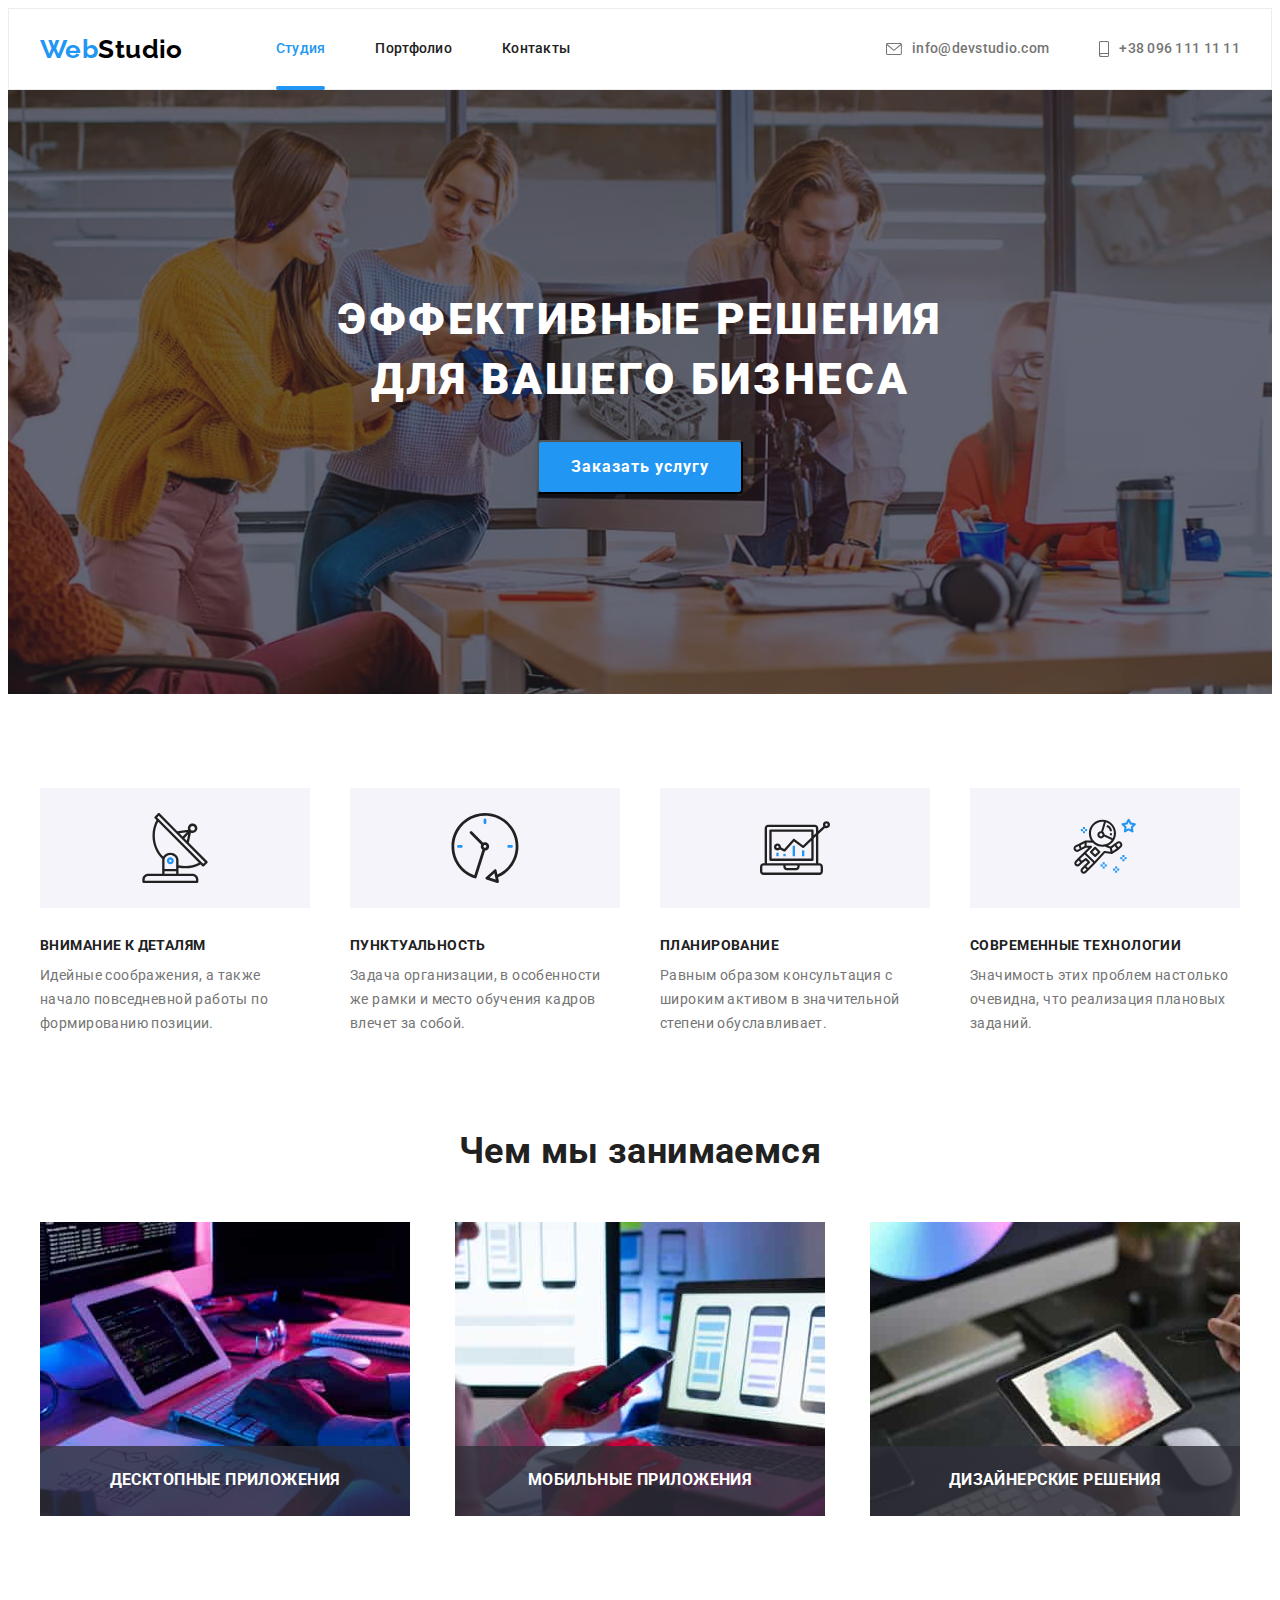
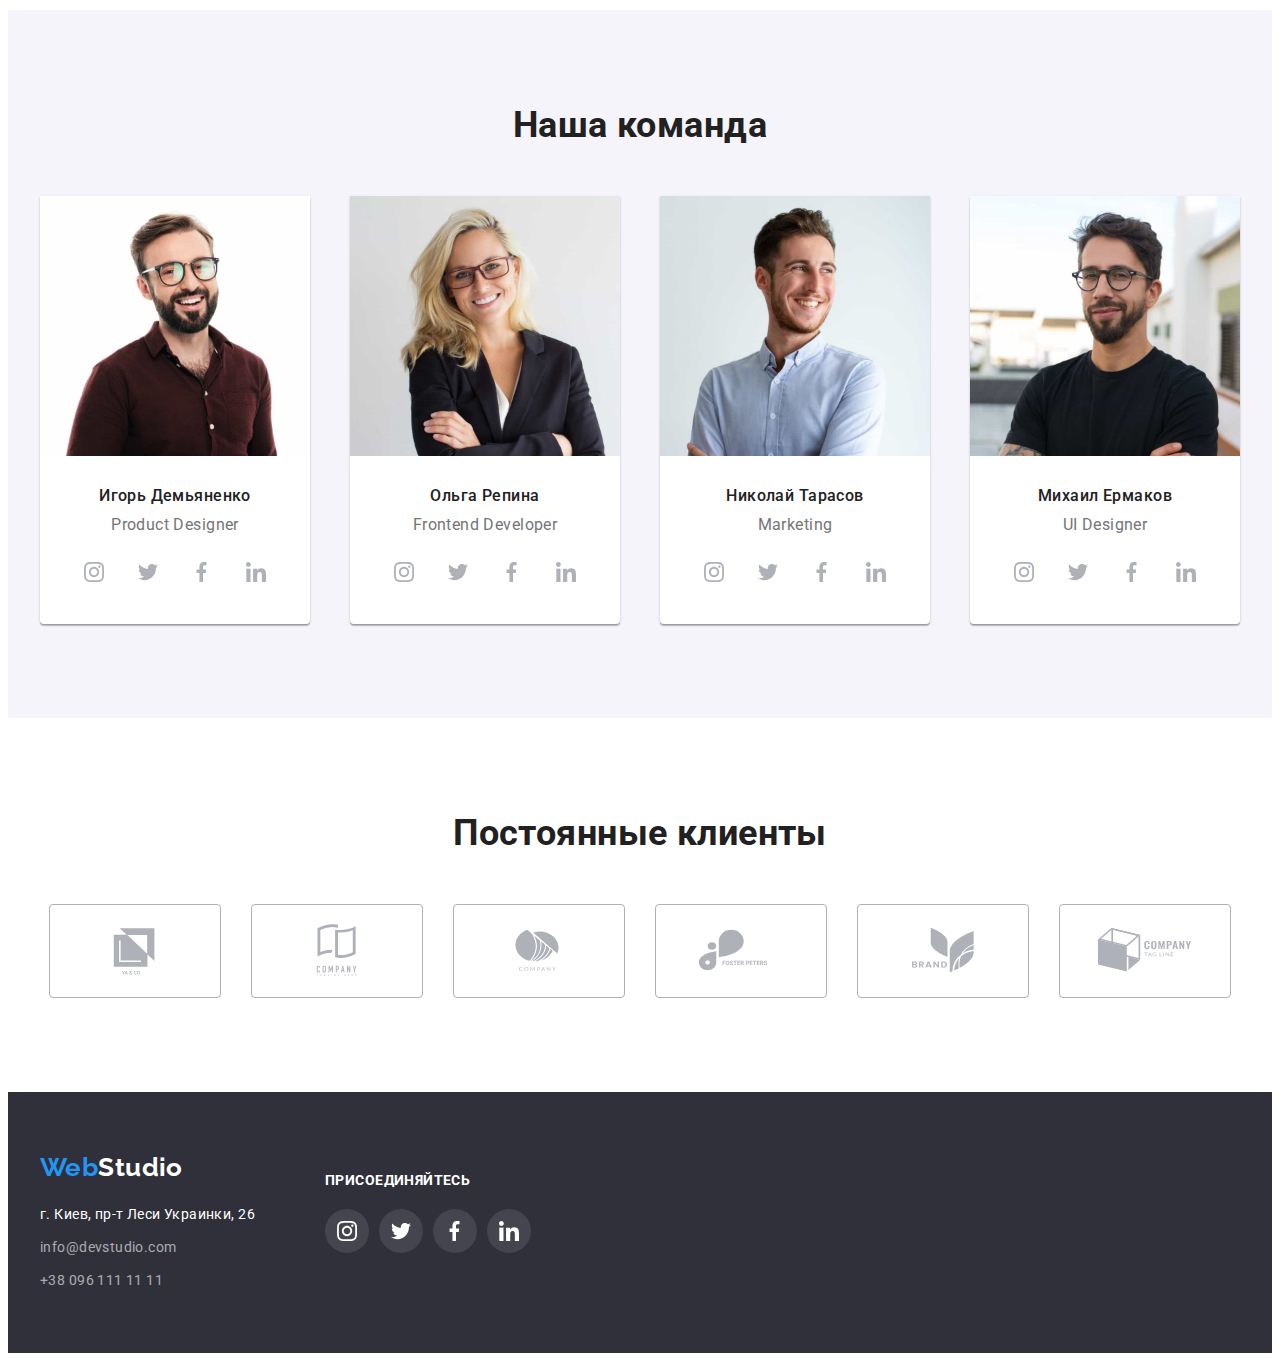
<file: index.html>
<!DOCTYPE html>
<html lang="ru">
  <head>
    <meta charset="UTF-8" />
    <meta http-equiv="X-UA-Compatible" content="IE=edge" />
    <meta name="viewport" content="width=device-width, initial-scale=1.0" />
    <title>WebStudio</title>
    <link
      href="https://fonts.googleapis.com/css2?family=Raleway:wght@700&family=Roboto:wght@400;500;700;900&display=swap"
      rel="stylesheet"
    />
    <link
      rel="stylesheet"
      href="https://cdnjs.cloudflare.com/ajax/libs/modern-normalize/1.1.0/modern-normalize.min.css"
      integrity="sha512-wpPYUAdjBVSE4KJnH1VR1HeZfpl1ub8YT/NKx4PuQ5NmX2tKuGu6U/JRp5y+Y8XG2tV+wKQpNHVUX03MfMFn9Q=="
      crossorigin="anonymous"
      referrerpolicy="no-referrer"
    />
    <link rel="stylesheet" href="./css/styles.css" />
  </head>
  <body>
    <!--Page header-->
    <header class="page-header">
      <!--LOGO-->
      <div class="container header-container">
        <nav class="header-container">
          <a href="./index.html" class="logo"
            ><span class="accent">Web</span>Studio</a
          >
          <!--Main navigation-->
          <ul class="site-nav list">
            <li class="site-nav-item">
              <a href="./index.html" class="link current">Студия</a>
            </li>
            <li class="site-nav-item">
              <a href="./portfolio.html" class="link">Портфолио</a>
            </li>
            <li class="site-nav-item"><a href="" class="link">Контакты</a></li>
          </ul>
        </nav>
        <ul class="contact list">
          <li class="contact-item">
            <a href="mailto:info@devstudio.com" class="header-contact link">
              <svg class="contact-icon" width="16px" height="12px">
                <use href="./images/icons.svg#envelope"></use>
              </svg>
              info@devstudio.com</a
            >
          </li>
          <li class="contact-item">
            <a href="tel:+380961111111" class="header-contact link">
              <svg class="contact-icon" width="10px" height="16px">
                <use href="./images/icons.svg#smartphone"></use>
              </svg>
              +38 096 111 11 11</a
            >
          </li>
        </ul>
      </div>
    </header>
    <!--Page content-->
    <main>
      <!--Service-->
      <section class="hero">
        <h1 class="hero-title">Эффективные решения для вашего бизнеса</h1>
        <button type="button" class="button" data-modal-open>
          Заказать услугу
        </button>
      </section>
      <!--Our skills-->
      <h2 class="visually-hidden">Наши преимущества</h2>
      <section class="about section">
        <div class="icon container">
          <div class="icon-list">
            <svg class="about-icon" width="70px" height="70px">
              <use href="./images/icons.svg#antenna"></use>
            </svg>
          </div>
          <div class="icon-list">
            <svg class="about-icon" width="70px" height="70px">
              <use href="./images/icons.svg#clock"></use>
            </svg>
          </div>
          <div class="icon-list">
            <svg class="about-icon" width="70px" height="70px">
              <use href="./images/icons.svg#diagram"></use>
            </svg>
          </div>
          <div class="icon-list">
            <svg class="about-icon" width="70px" height="70px">
              <use href="./images/icons.svg#astronaut"></use>
            </svg>
          </div>
        </div>
        <div class="container">
          <ul class="about-list list">
            <li class="about-list-item">
              <h3 class="about-title">Внимание к деталям</h3>
              <p class="about-text">
                Идейные соображения, а также начало повседневной работы по
                формированию позиции.
              </p>
            </li>
            <li class="about-list-item">
              <h3 class="about-title">Пунктуальность</h3>
              <p class="about-text">
                Задача организации, в особенности же рамки и место обучения
                кадров влечет за собой.
              </p>
            </li>
            <li class="about-list-item">
              <h3 class="about-title">Планирование</h3>
              <p class="about-text">
                Равным образом консультация с широким активом в значительной
                степени обуславливает.
              </p>
            </li>
            <li class="about-list-item">
              <h3 class="about-title">Современные технологии</h3>
              <p class="about-text">
                Значимость этих проблем настолько очевидна, что реализация
                плановых заданий.
              </p>
            </li>
          </ul>
        </div>
      </section>
      <!--What are we doing-->
      <section class="job">
        <div class="container">
          <h2 class="section-title job">Чем мы занимаемся</h2>
          <ul class="job-list list">
            <li class="job-list-item">
              <div class="job-list-img">
                <img
                  src="./images/box1.jpg"
                  alt="Верстка сайта"
                  width="370"
                  class="img"
                />
                <h3 class="job-list-description">Десктопные приложения</h3>
              </div>
            </li>
            <li class="job-list-item">
              <div class="job-list-img">
                <img
                  src="./images/box2.jpg"
                  alt="Адаптация мобильной версии"
                  width="370"
                  class="img"
                />
                <h3 class="job-list-description">Мобильные приложения</h3>
              </div>
            </li>
            <li class="job-list-item">
              <div class="job-list-img">
                <img
                  src="./images/box3.jpg"
                  alt="Выбор палитры цветов"
                  width="370"
                  class="img"
                />
                <h3 class="job-list-description">Дизайнерские решения</h3>
              </div>
            </li>
          </ul>
        </div>
      </section>
      <!--Our team-->
      <section class="team section">
        <div class="container">
          <h2 class="section-title team">Наша команда</h2>
          <ul class="team-list list">
            <li class="team-list-item">
              <img
                src="./images/img1.jpg"
                alt="фотография продакт дизайнера"
                width="270"
                class="img"
              />
              <h3 class="team-subtitle">Игорь Демьяненко</h3>
              <p lang="en" class="team-description">Product Designer</p>
              <ul class="social-list list">
                <li class="social-item">
                  <a href="" class="social-link link">
                    <svg class="social-icon" width="20px" height="20px">
                      <use href="./images/icons.svg#instagram"></use>
                    </svg>
                  </a>
                </li>
                <li class="social-item">
                  <a href="" class="social-link link">
                    <svg class="social-icon" width="20px" height="20px">
                      <use href="./images/icons.svg#twitter"></use>
                    </svg>
                  </a>
                </li>
                <li class="social-item">
                  <a href="" class="social-link link">
                    <svg class="social-icon" width="20px" height="20px">
                      <use href="./images/icons.svg#Vector"></use>
                    </svg>
                  </a>
                </li>
                <li class="social-item">
                  <a href="" class="social-link link">
                    <svg class="social-icon" width="20px" height="20px">
                      <use href="./images/icons.svg#linkedin"></use>
                    </svg>
                  </a>
                </li>
              </ul>
            </li>
            <li class="team-list-item">
              <img
                src="./images/img2.jpg"
                alt="фотография фронтэнд разработчика"
                width="270"
                class="img"
              />
              <h3 class="team-subtitle">Ольга Репина</h3>
              <p lang="en" class="team-description">Frontend Developer</p>
              <ul class="social-list list">
                <li class="social-item">
                  <a href="" class="social-link link">
                    <svg class="social-icon" width="20px" height="20px">
                      <use href="./images/icons.svg#instagram"></use>
                    </svg>
                  </a>
                </li>
                <li class="social-item">
                  <a href="" class="social-link link">
                    <svg class="social-icon" width="20px" height="20px">
                      <use href="./images/icons.svg#twitter"></use>
                    </svg>
                  </a>
                </li>
                <li class="social-item">
                  <a href="" class="social-link link">
                    <svg class="social-icon" width="20px" height="20px">
                      <use href="./images/icons.svg#Vector"></use>
                    </svg>
                  </a>
                </li>
                <li class="social-item">
                  <a href="" class="social-link link">
                    <svg class="social-icon" width="20px" height="20px">
                      <use href="./images/icons.svg#linkedin"></use>
                    </svg>
                  </a>
                </li>
              </ul>
            </li>
            <li class="team-list-item">
              <img
                src="./images/img3.jpg"
                alt="фотография маркетолога"
                width="270"
                class="img"
              />
              <h3 class="team-subtitle">Николай Тарасов</h3>
              <p lang="en" class="team-description">Marketing</p>
              <ul class="social-list list">
                <li class="social-item">
                  <a href="" class="social-link link">
                    <svg class="social-icon" width="20px" height="20px">
                      <use href="./images/icons.svg#instagram"></use>
                    </svg>
                  </a>
                </li>
                <li class="social-item">
                  <a href="" class="social-link link">
                    <svg class="social-icon" width="20px" height="20px">
                      <use href="./images/icons.svg#twitter"></use>
                    </svg>
                  </a>
                </li>
                <li class="social-item">
                  <a href="" class="social-link link">
                    <svg class="social-icon" width="20px" height="20px">
                      <use href="./images/icons.svg#Vector"></use>
                    </svg>
                  </a>
                </li>
                <li class="social-item">
                  <a href="" class="social-link link">
                    <svg class="social-icon" width="20px" height="20px">
                      <use href="./images/icons.svg#linkedin"></use>
                    </svg>
                  </a>
                </li>
              </ul>
            </li>
            <li class="team-list-item">
              <img
                src="./images/img4.jpg"
                alt="фотография дизайнера пользовательского интерфейса"
                width="270"
                class="img"
              />
              <h3 class="team-subtitle">Михаил Ермаков</h3>
              <p lang="en" class="team-description">UI Designer</p>
              <ul class="social-list list">
                <li class="social-item">
                  <a href="" class="social-link link">
                    <svg class="social-icon" width="20px" height="20px">
                      <use href="./images/icons.svg#instagram"></use>
                    </svg>
                  </a>
                </li>
                <li class="social-item">
                  <a href="" class="social-link link">
                    <svg class="social-icon" width="20px" height="20px">
                      <use href="./images/icons.svg#twitter"></use>
                    </svg>
                  </a>
                </li>
                <li class="social-item">
                  <a href="" class="social-link link">
                    <svg class="social-icon" width="20px" height="20px">
                      <use href="./images/icons.svg#Vector"></use>
                    </svg>
                  </a>
                </li>
                <li class="social-item">
                  <a href="" class="social-link link">
                    <svg class="social-icon" width="20px" height="20px">
                      <use href="./images/icons.svg#linkedin"></use>
                    </svg>
                  </a>
                </li>
              </ul>
            </li>
          </ul>
        </div>
      </section>
      <section class="clients section">
        <h2 class="clients-title">Постоянные клиенты</h2>
        <ul class="clients-list list">
          <li class="clients-item">
            <a href="" class="clients-link link">
              <svg class="clients-icon" width="106px" height="60px">
                <use href="./images/icons.svg#Logo"></use>
              </svg>
            </a>
          </li>
          <li class="clients-item">
            <a href="" class="clients-link link">
              <svg class="clients-icon" width="106px" height="60px">
                <use href="./images/icons.svg#Logo-1"></use>
              </svg>
            </a>
          </li>
          <li class="clients-item">
            <a href="" class="clients-link link">
              <svg class="clients-icon" width="106px" height="60px">
                <use href="./images/icons.svg#Logo-2"></use>
              </svg>
            </a>
          </li>
          <li class="clients-item">
            <a href="" class="clients-link link">
              <svg class="clients-icon" width="106px" height="60px">
                <use href="./images/icons.svg#Logo-3"></use>
              </svg>
            </a>
          </li>
          <li class="clients-item">
            <a href="" class="clients-link link">
              <svg class="clients-icon" width="106px" height="60px">
                <use href="./images/icons.svg#Logo-4"></use>
              </svg>
            </a>
          </li>
          <li class="clients-item">
            <a href="" class="clients-link link">
              <svg class="clients-icon" width="106px" height="60px">
                <use href="./images/icons.svg#Logo-5"></use>
              </svg>
            </a>
          </li>
        </ul>
      </section>
    </main>
    <!-- Footer -->
    <footer class="footer">
      <!-- <div class="footer-container container"> -->
      <div class="footer-container container">
        <div>
          <a href="./index.html" class="logo footer">
            <span class="accent">Web</span>Studio</a
          >
          <address>
            <ul class="address-list list">
              <li class="address-item">
                <a href="" class="address"> г. Киев, пр-т Леси Украинки, 26</a>
              </li>
              <li class="address-item">
                <a href="mailto:info@devstudio.com" class="footer-contact link"
                  >info@devstudio.com</a
                >
              </li>
              <li class="address-item">
                <a href="tel:+380961111111" class="footer-contact link"
                  >+38 096 111 11 11</a
                >
              </li>
            </ul>
          </address>
        </div>
        <div class="join">
          <h2 class="join-title">присоединяйтесь</h2>
          <ul class="join-list list">
            <li class="join-item">
              <a href="" class="join-link link">
                <svg class="join-icon" width="20px" height="20px">
                  <use href="./images/icons.svg#instagram"></use>
                </svg>
              </a>
            </li>
            <li class="join-item">
              <a href="" class="join-link link">
                <svg class="join-icon" width="20px" height="20px">
                  <use href="./images/icons.svg#twitter"></use>
                </svg>
              </a>
            </li>
            <li class="join-item">
              <a href="" class="join-link link">
                <svg class="join-icon" width="20px" height="20px">
                  <use href="./images/icons.svg#Vector"></use>
                </svg>
              </a>
            </li>
            <li class="join-item">
              <a href="" class="join-link link">
                <svg class="join-icon" width="20px" height="20px">
                  <use href="./images/icons.svg#linkedin"></use>
                </svg>
              </a>
            </li>
          </ul>
        </div>
      </div>
    </footer>
    <div class="backdrop is-hidden" data-modal>
      <div class="modal">
        <button type="button" class="modal-close-btn" data-modal-close>
          <svg class="close-icon" width="18px" height="18px">
            <use href="./images/icons.svg#icon-close"></use>
          </svg>
        </button>
      </div>
    </div>
    <script src="./js/modal.js"></script>
  </body>
</html>
</file>
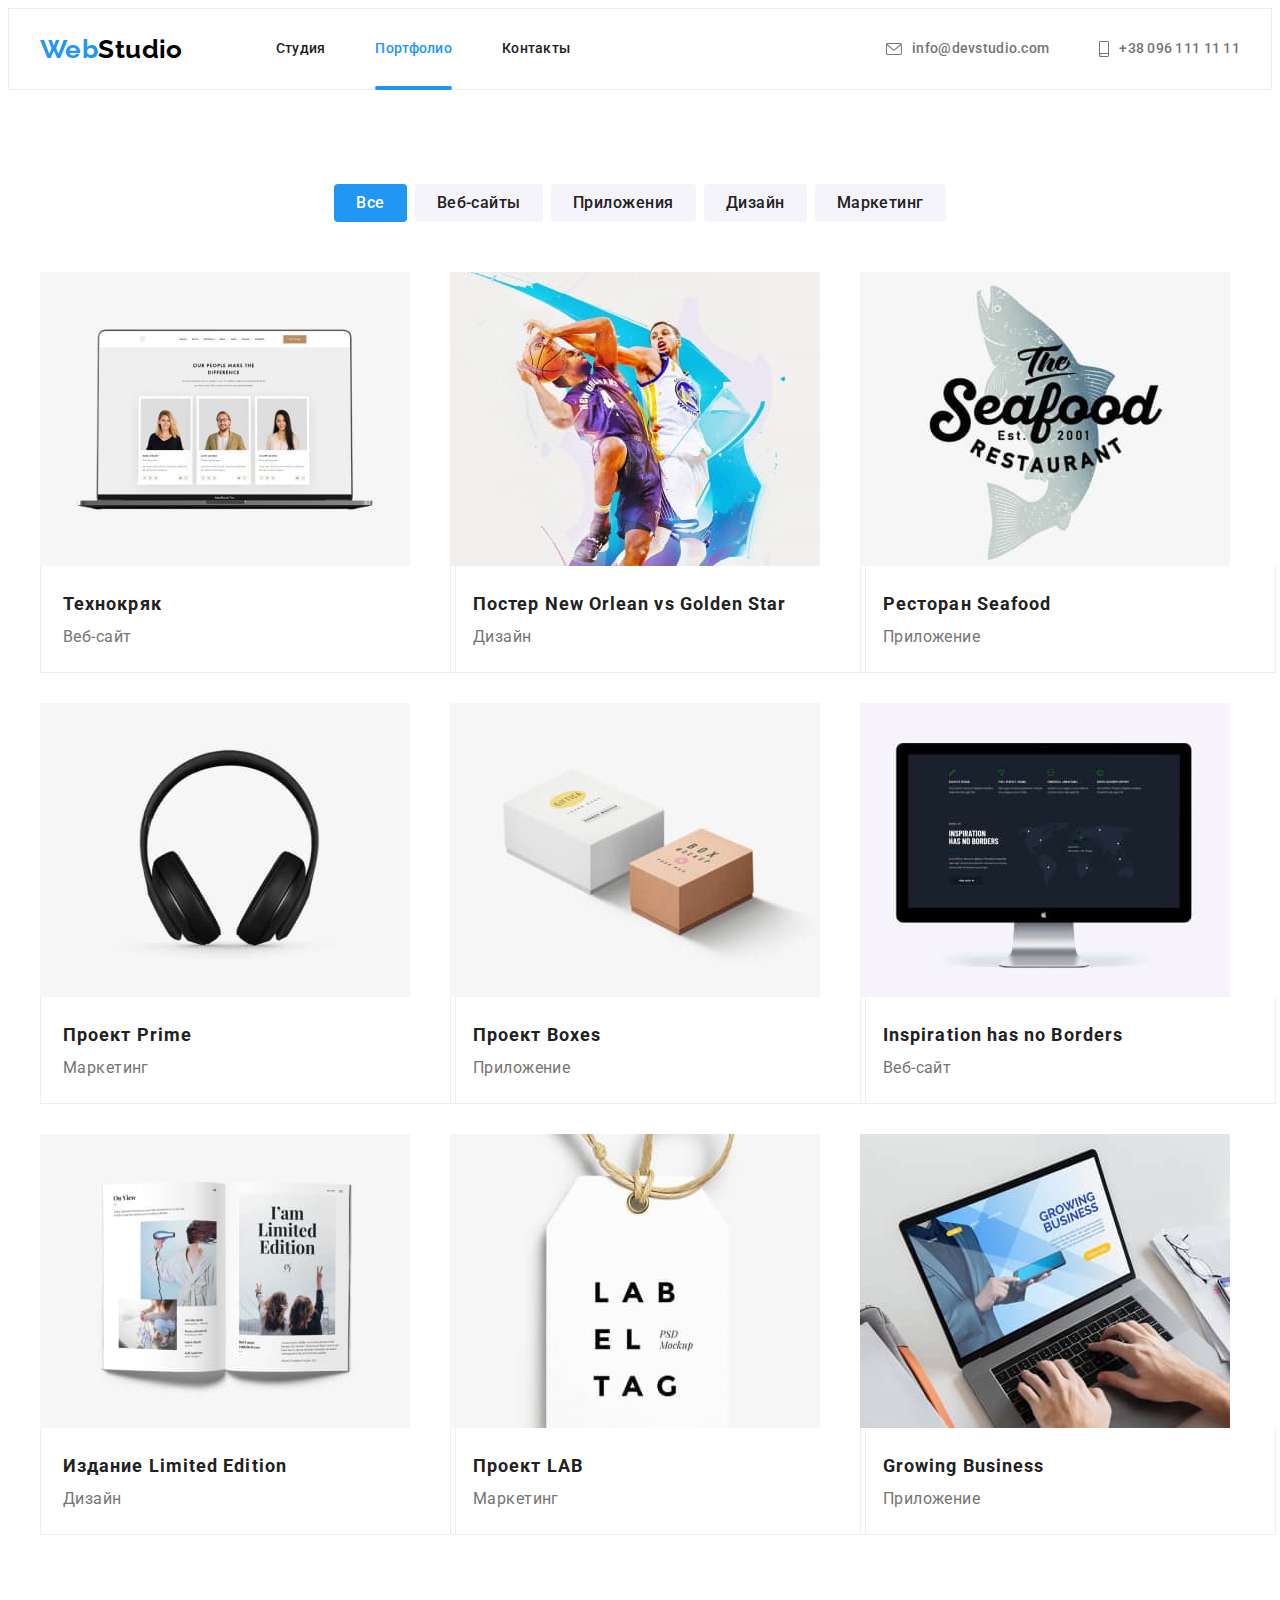
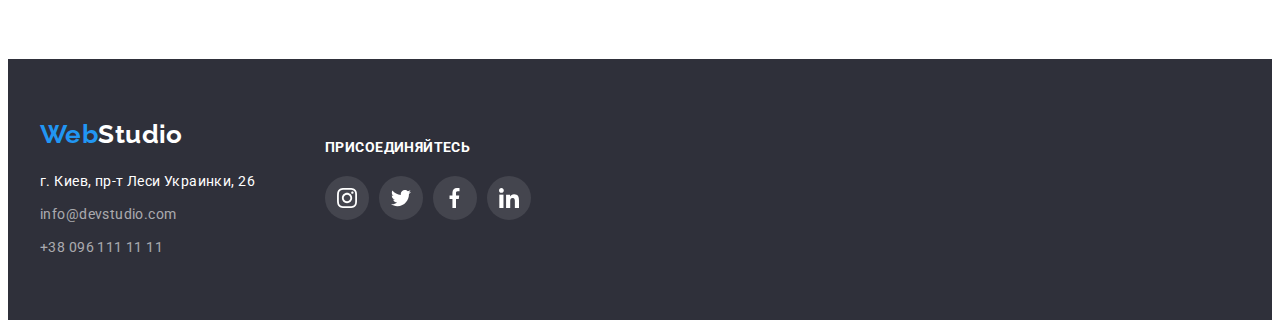
<file: portfolio.html>
<!DOCTYPE html>
<html lang="ru">
  <head>
    <meta charset="UTF-8" />
    <meta http-equiv="X-UA-Compatible" content="IE=edge" />
    <meta name="viewport" content="width=device-width, initial-scale=1.0" />
    <title>Portfolio</title>
    <link
      href="https://fonts.googleapis.com/css2?family=Raleway:wght@700&family=Roboto:wght@400;500;700;900&display=swap"
      rel="stylesheet"
    />
    <link
      rel="stylesheet"
      href="https://cdnjs.cloudflare.com/ajax/libs/modern-normalize/1.1.0/modern-normalize.min.css"
      integrity="sha512-wpPYUAdjBVSE4KJnH1VR1HeZfpl1ub8YT/NKx4PuQ5NmX2tKuGu6U/JRp5y+Y8XG2tV+wKQpNHVUX03MfMFn9Q=="
      crossorigin="anonymous"
      referrerpolicy="no-referrer"
    />
    <link rel="stylesheet" href="./css/styles.css" />
  </head>
  <body>
    <!--Page header-->
    <header class="page-header">
      <!--LOGO-->
      <div class="container header-container">
        <nav class="header-container">
          <a href="./index.html" class="logo"
            ><span class="accent">Web</span>Studio</a
          >
          <!--Main navigation-->
          <ul class="site-nav list">
            <li class="site-nav-item">
              <a href="./index.html" class="link">Студия</a>
            </li>
            <li class="site-nav-item">
              <a href="./portfolio.html" class="link current">Портфолио</a>
            </li>
            <li class="site-nav-item"><a href="" class="link">Контакты</a></li>
          </ul>
        </nav>
        <ul class="contact list">
          <li class="contact-item">
            <a href="mailto:info@devstudio.com" class="header-contact link">
              <svg class="contact-icon" width="16px" height="12px">
                <use href="./images/icons.svg#envelope"></use>
              </svg>
              info@devstudio.com</a
            >
          </li>
          <li class="contact-item">
            <a href="tel:+380961111111" class="header-contact link">
              <svg class="contact-icon" width="10px" height="16px">
                <use href="./images/icons.svg#smartphone"></use>
              </svg>
              +38 096 111 11 11</a
            >
          </li>
        </ul>
      </div>
    </header>
    <main>
      <section class="section portfolio">
        <h1 class="visually-hidden">Портфолио</h1>
        <div class="container">
          <ul class="btn-list list">
            <li class="btn-item">
              <button type="button" class="btn-filter current">Все</button>
            </li>
            <li class="btn-item">
              <button type="button" class="btn-filter">Веб-сайты</button>
            </li>
            <li class="btn-item">
              <button type="button" class="btn-filter">Приложения</button>
            </li>
            <li class="btn-item">
              <button type="button" class="btn-filter">Дизайн</button>
            </li>
            <li class="btn-item">
              <button type="button" class="btn-filter">Маркетинг</button>
            </li>
          </ul>
          <ul class="card-list list">
            <li class="card-item">
              <div class="card-wrap">
              <a href="" class="link">
                  <img
                    src="./images/технокряк.jpg"
                    alt="Ноутбук"
                    width="370"
                    class="img"
                  />
                  <p class="card-wrap-text">
                    Ресурс предлагает комплексные предложения с разным уровнем
                    функционала и сервисов. Все это позволит посетителю получить
                    исчерпывающие сведения о компании или частном лице.
                  </p>
                </div>
                <div class="card-text">
                  <h2 class="card-title">Технокряк</h2>
                  <p class="card-description">Веб-сайт</p>
                </div>
              </a>
            </li>
            <li class="card-item">
              <div class="card-wrap">
              <a href="" class="link">
                <img
                  src="./images/Постер.jpg"
                  alt="Постер New Orlean vs Golden Star"
                  width="370"
                  class="img"
                />
                <p class="card-wrap-text">
                    Ресурс предлагает комплексные предложения с разным уровнем
                    функционала и сервисов. Все это позволит посетителю получить
                    исчерпывающие сведения о компании или частном лице.
                  </p>
                </div>
                <div class="card-text">
                  <h2 class="card-title">
                    Постер <span lang="en">New Orlean vs Golden Star</span>
                  </h2>
                  <p class="card-description">Дизайн</p>
                </div>
              </a>
            </li>
            <li class="card-item">
              <div class="card-wrap">
              <a href="" class="link">
                <img
                  src="./images/Ресторан Seafood.jpg"
                  alt="Логотип ресторана морепродуктов"
                  width="370"
                  class="img"
                />
                <p class="card-wrap-text">
                    Ресурс предлагает комплексные предложения с разным уровнем
                    функционала и сервисов. Все это позволит посетителю получить
                    исчерпывающие сведения о компании или частном лице.
                  </p>
                </div>
                <div class="card-text">
                  <h2 class="card-title">
                    Ресторан <span lang="en">Seafood</span>
                  </h2>
                  <p class="card-description">Приложение</p>
                </div>
              </a>
            </li>
            <li class="card-item">
              <div class="card-wrap">
              <a href="" class="link">
                <img
                  src="./images/Проект Prime.jpg"
                  alt="Наушники"
                  width="370"
                  class="img"
                />
                <p class="card-wrap-text">
                    Ресурс предлагает комплексные предложения с разным уровнем
                    функционала и сервисов. Все это позволит посетителю получить
                    исчерпывающие сведения о компании или частном лице.
                  </p>
                </div>
                <div class="card-text">
                  <h2 class="card-title">
                    Проект <span lang="en">Prime</span>
                  </h2>
                  <p class="card-description">Маркетинг</p>
                </div>
              </a>
            </li>
            <li class="card-item">
              <div class="card-wrap">
              <a href="" class="link">
                <img
                  src="./images/Проект Boxes.jpg"
                  alt="Две коробки"
                  width="370"
                  class="img"
                />
                <p class="card-wrap-text">
                    Ресурс предлагает комплексные предложения с разным уровнем
                    функционала и сервисов. Все это позволит посетителю получить
                    исчерпывающие сведения о компании или частном лице.
                  </p>
                </div>
                <div class="card-text">
                  <h2 class="card-title">
                    Проект <span lang="en">Boxes</span>
                  </h2>
                  <p class="card-description">Приложение</p>
                </div>
              </a>
            </li>
            <li class="card-item">
              <div class="card-wrap">
              <a href="" class="link">
                <img
                  src="./images/Inspiration has no Borders.jpg"
                  alt="Монитор"
                  width="370"
                  class="img"
                />
                <p class="card-wrap-text">
                    Ресурс предлагает комплексные предложения с разным уровнем
                    функционала и сервисов. Все это позволит посетителю получить
                    исчерпывающие сведения о компании или частном лице.
                  </p>
                </div>
                <div class="card-text">
                  <h2 class="card-title" lang="en">
                    Inspiration has no Borders
                  </h2>
                  <p class="card-description">Веб-сайт</p>
                </div>
              </a>
            </li>
            <li class="card-item">
              <div class="card-wrap">
              <a href="" class="link">
                <img
                  src="./images/Издание Limited Edition.jpg"
                  alt="Лимитированое Издание"
                  width="370"
                  class="img"
                />
                <p class="card-wrap-text">
                    Ресурс предлагает комплексные предложения с разным уровнем
                    функционала и сервисов. Все это позволит посетителю получить
                    исчерпывающие сведения о компании или частном лице.
                  </p>
                </div>
                <div class="card-text">
                  <h2 class="card-title">
                    Издание <span lang="en">Limited Edition</span>
                  </h2>
                  <p class="card-description">Дизайн</p>
                </div>
              </a>
            </li>
            <li class="card-item">
              <div class="card-wrap">
              <a href="" class="link">
                <img
                  src="./images/Проект LAB.jpg"
                  alt="Бирка проекта LAB"
                  width="370"
                  class="img"
                />
                <p class="card-wrap-text">
                    Ресурс предлагает комплексные предложения с разным уровнем
                    функционала и сервисов. Все это позволит посетителю получить
                    исчерпывающие сведения о компании или частном лице.
                  </p>
                </div>
                <div class="card-text">
                  <h2 class="card-title">Проект <span lang="en">LAB</span></h2>
                  <p class="card-description">Маркетинг</p>
                </div>
              </a>
            </li>
            <li class="card-item">
              <div class="card-wrap">
              <a href="" class="link">
                <img
                  src="./images/Growing Business.jpg"
                  alt="Работа за компютером"
                  width="370"
                  class="img"
                />
                <p class="card-wrap-text">
                    Ресурс предлагает комплексные предложения с разным уровнем
                    функционала и сервисов. Все это позволит посетителю получить
                    исчерпывающие сведения о компании или частном лице.
                  </p>
                </div>
                <div class="card-text">
                  <h2 class="card-title" lang="en">Growing Business</h2>
                  <p class="card-description">Приложение</p>
                </div>
              </a>
            </li>
          </ul>
        </div>
      </section>
    </main>
    <!-- Footer -->
    <footer class="footer">
      <div class="footer-container container">
        <div>
          <a href="./index.html" class="logo footer"
            ><span class="accent">Web</span>Studio</a
          >
          <address>
            <ul class="address-list list">
              <li class="address-item">
                <a href="" class="address"> г. Киев, пр-т Леси Украинки, 26</a>
              </li>
              <li class="address-item">
                <a href="mailto:info@devstudio.com" class="footer-contact link"
                  >info@devstudio.com</a
                >
              </li>
              <li class="address-item">
                <a href="tel:+380961111111" class="footer-contact link"
                  >+38 096 111 11 11</a
                >
              </li>
            </ul>
          </address>
        </div>
        <div class="join">
          <h2 class="join-title">присоединяйтесь</h2>
          <ul class="join-list list">
            <li class="join-item">
              <a href="" class="join-link link">
                <svg class="join-icon" width="20px" height="20px">
                  <use href="./images/icons.svg#instagram"></use>
                </svg>
              </a>
            </li>
            <li class="join-item">
              <a href="" class="join-link link">
                <svg class="join-icon" width="20px" height="20px">
                  <use href="./images/icons.svg#twitter"></use>
                </svg>
              </a>
            </li>
            <li class="join-item">
              <a href="" class="join-link link">
                <svg class="join-icon" width="20px" height="20px">
                  <use href="./images/icons.svg#Vector"></use>
                </svg>
              </a>
            </li>
            <li class="join-item">
              <a href="" class="join-link link">
                <svg class="join-icon" width="20px" height="20px">
                  <use href="./images/icons.svg#linkedin"></use>
                </svg>
              </a>
            </li>
          </ul>
        </div>
      </div>
    </footer>
  </body>
</html>
</file>
<file: css/styles.css>
:root {
    --primary-text-color: #757575;
    --title-text-color: #212121;
    --accent-color: #2196F3;
    --white-text-color: #FFFFFF;
    --footer-bg-color: #2F303A;
    --footer-contact-color: rgba(255, 255, 255, 0.6);
    --logo-color: #000000;
    --background-team-color: #F5F4FA;
    --icon-color: #AFB1B8;
}

body {
    font-family: 'Roboto', sans-serif;
    font-weight: 400;
    font-size: 14px;
    line-height: 1.71;
    letter-spacing: 0.03em;
    color: var(--primary-text-color);
    background-color: var(--white-text-color);
}

.visually-hidden {
    position: absolute;
    width: 1px;
    height: 1px;
    margin: -1px;
    border: 0;
    padding: 0;

    white-space: nowrap;
    clip-path: inset(100%);
    clip: rect(0 0 0 0);
    overflow: hidden;
}
h1,h2,h3,h4,h5,h6,p{
    margin: 0;
}
.container {
    margin: 0 auto;
    width: 1200px;
    padding-left: 15px;
    padding-right: 15px;
}
.img{
    display: block;
}
.list {
    margin: 0 ;
    padding: 0 ;
    list-style: none;

}
.section{
    padding-top: 94px;
    padding-bottom: 94px;
}
.link {
    text-decoration: none;
}

/* Header */
.page-header{
    background-color: var(--white-text-color);
    border: 1px solid #ECECEC;
}
.header-container{
    display: flex;
    align-items: center;
    justify-content: space-between;
}
/* Logo */
.accent {
    color: var(--accent-color);
}

.logo {
    margin-right: 93px;

    font-family: 'Raleway', sans-serif;
    font-weight: 700;
    font-size: 26px;
    line-height: 1.19;
    text-decoration: none;
    color: var(--logo-color);
}

/* Site-nav */
.site-nav .link,
.header-contact.link {
    display: block;
    padding-top: 32px;
    padding-bottom: 32px;

    font-weight: 500;
    font-size: 14px;
    line-height: 1.14;
    letter-spacing: 0.02em;
    color: var(--title-text-color);

    transition: color 250ms cubic-bezier(0.4, 0, 0.2, 1);
}
.site-nav{
    display: flex;
}
.site-nav-item:not(:last-child){
    margin-right: 50px;
}

.site-nav .link.current{
    color: var(--accent-color);
}
.site-nav .current{
    position: relative;

}
.site-nav .current::after{
    position: absolute;
    display: block;
    content: "";
    width: 100%;
    height: 4px;
    background-color: var(--accent-color);
    bottom: -1px;
    left: 0;
    border-radius: 2px;
}

/* Contacts */
.contact{
    display: flex;
    margin-left: auto;
}
.contact-icon{
    margin-right: 10px;
    fill: currentColor;
}

.contact-item:not(:last-child){
margin-right: 50px;
}
.header-contact.link {
    display: flex;
    align-items: center;

    color: inherit;
}

.link:hover,
.link:focus {
    color: var(--accent-color);
}
.contact-icon:hover,
.contact-icon:focus{
    fill: currentColor;
}

/* Hero */
.hero{
    margin: 0 auto;
    padding-top: 200px;
    padding-bottom: 200px;
    max-width: 1600px;
    background-color: #C4C4C4;
    background-image: linear-gradient( rgba(47, 48, 58, 0.4), rgba(47, 48, 58, 0.4)), url(../images/hero-bg.jpg);
    background-size: cover;
    background-repeat: no-repeat;
    background-position: center;
    text-align: center;
    
}
.hero-title {
    margin: 0 auto;
    margin-bottom: 30px;
    max-width: 696px;
    

    font-weight: 900;
    font-size: 44px;
    line-height: 1.36;
    letter-spacing: 0.06em;
    text-transform: uppercase;
    color:var(--white-text-color);

}
.button{
    box-shadow: 0px 4px 4px rgba(0, 0, 0, 0.15);
    border-radius: 4px;
    min-width: 200px;
    padding: 10px 32px;

    transition: color 250ms cubic-bezier(0.4, 0, 0.2, 1),
    background-color 250ms cubic-bezier(0.4, 0, 0.2, 1);
    
    font-family: inherit;
    font-weight: 700;
    font-size: 16px;
    line-height: 1.88;
    align-items: center;
    letter-spacing: 0.06em;
    background-color: var(--accent-color);
    color: var(--white-text-color);
    cursor: pointer;
}
.button:hover,
.button:focus{
    color: var(--accent-color);
    background-color: var(--white-text-color);
}
/* Our Skills */
.icon{
    display: flex;
    justify-content: space-between;
    margin-bottom: 30px;
}
.icon-list{
    display: flex;
    justify-content: center;
    align-items: center;
    width: 270px;
    height: 120px;
    background-color: var(--background-team-color);
}


.about-list{
    display: flex;
    justify-content:space-between;
    align-items: center;
}
.about-list-item{
    width: 270px;
}
.about-title{
    font-size: 14px;
    line-height: 1.14;
    text-transform: uppercase;
    color: var(--title-text-color);
}
.about-text{
    margin-top: 10px;
}
/* --What are we doing-- */

.section-title{
    font-size: 36px;
    line-height: 1.17;
    text-align: center;
    color: var(--title-text-color);
    margin-bottom: 50px;
}

.job-list{
    display: flex;
    justify-content: space-between;
    padding-bottom: 94px;
}
.job-list-img{
    position: relative;
}
.job-list-description{ 
    display: flex;
    justify-content: center;
    align-items: center;
    position: absolute;
    bottom: 0;
    left: 0;
    width: 100%;
    height: 70px;

    font-weight: 700;
    line-height: 1.14;
    text-transform: uppercase;

    color: var(--white-text-color);
    background-color: rgba(47, 48, 58, 0.8);

}
/* Team */
.team{
    margin: auto;

    background-color: var(--background-team-color);
}
.section-title.team{
    margin-bottom: 50px;
}
.team-list{
    display: flex;
    justify-content: space-between;
}
.team-list-item{
    padding-bottom: 30px;
    text-align: center;
    width: 270px;

    background-color: var(--white-text-color);
    box-shadow: 0px 1px 3px rgba(0, 0, 0, 0.12), 0px 1px 1px rgba(0, 0, 0, 0.14), 0px 2px 1px rgba(0, 0, 0, 0.2);
    border-radius: 0px 0px 4px 4px;
}

.team-subtitle{
    margin-top: 30px;
    margin-bottom: 10px;

    font-weight: 500;
    font-size: 16px;
    line-height: 1.19;
    color: var(--title-text-color);
}
.team-description{
    margin-bottom: 16px;

    font-size: 16px;
    line-height: 1.19;
}
.social-list{
    display: flex;
    justify-content: center;
    
}
.social-item:not(:last-child){
    margin-right: 10px;
}
.social-item{
    border-radius: 50%;
    background-color: #FFFFFF;
}
.social-link{
    display: flex;
    justify-content: center;
    align-items: center;
    
    width: 44px;
    height: 44px;
    border-radius: 50%;

    transition: background-color 250ms cubic-bezier(0.4, 0, 0.2, 1);
}
.social-icon{
    fill:var(--icon-color);

    transition: fill 250ms cubic-bezier(0.4, 0, 0.2, 1);
}
.social-link:hover,
.social-link:focus {
    background-color: var(--accent-color);
}
.social-link:hover .social-icon{
    fill: #FFFFFF;
}
.social-link:focus .social-icon{
    fill: #FFFFFF;
}

/* Clients */

.clients-title {
    margin-bottom: 50px;

    font-size: 36px;
    line-height: 1.17;
    text-align: center;
    color: #212121;
}
.clients-list {
    display: flex;
    justify-content: center;
}

.clients-item {
    border: 1px solid var(--icon-color);
    border-radius: 4px;
    transition: border-color 250ms cubic-bezier(0.4, 0, 0.2, 1);
}
.clients-item:not(:last-child){
    margin-right: 30px;
}

.clients-link{
    display: flex;
    justify-content: center;
    align-items: center;
    
    width: 170px;
    height: 92px;
}
.clients-icon{
    fill: var(--icon-color);

    transition: fill 250ms cubic-bezier(0.4, 0, 0.2, 1);
}
.clients-item:hover,
.clients-item:focus{
    border-color: var(--accent-color);
}

.clients-link:hover .clients-icon{
    fill: var(--accent-color);
}
.clients-link:focus .clients-icon{
    fill: var(--accent-color);
}

/* Footer */
.footer {
    background-color: var(--footer-bg-color);
}

.logo.footer {
    margin-right: 0;
    padding-top: 60px;
    margin-bottom: 20px;
    display: block;

    color: var(--white-text-color);
}
.address-list{
    padding-bottom: 60px;
}
.address-item:not(:last-child){
margin-bottom: 9px;
}

.address {
    font-style: normal;
    text-decoration: none;
    color: var(--white-text-color);

}

.footer-contact {
    font-style: normal;
    color: var(--footer-contact-color);

    transition: color 250ms cubic-bezier(0.4, 0, 0.2, 1);
}
/* Join */

.footer-container{
    display: flex;
}


.join{
    display: flex;
    flex-direction: column;
    margin-left: 70px;
    justify-content: flex-end;
    padding-bottom: 100px;
}
.join-title{
    margin-bottom: 20px;

    font-size: 14px;
    line-height: 1.14;
    text-transform: uppercase;
    color: var(--white-text-color);
}
.join-list{
    display: flex;
}

.join-item:not(:last-child){
    margin-right: 10px;
}
.join-link:hover,
.join-link:focus{
    background-color: var(--accent-color);
}

.join-link{
    display: flex;
    justify-content: center;
    align-items: center;

    width: 44px;
    height: 44px;
    border-radius: 50%;
    background: rgba(255, 255, 255, 0.1);

    transition: background-color 250ms cubic-bezier(0.4, 0, 0.2, 1);
}

.join-icon{
    fill: var(--white-text-color);
}


/* MODAL */
.backdrop.is-hidden{
    opacity: 0;
    pointer-events: none;
    visibility: hidden;
    
}

.backdrop{
    position: fixed;
    top: 0;
    left: 0;
    width: 100vw;
    height: 100vh;
    background-color: rgba(0, 0, 0, 0.2);
    transition: opacity 400ms, visibility 400ms;
    
}

.modal{
    position: absolute;
    top: 50%;
    left: 50%;
    transform: translate(-50%, -50%);


    width: 528px;
    min-height: 581px;
    background-color: #FFFFFF;
    box-shadow: 0px 1px 3px rgba(0, 0, 0, 0.12), 0px 1px 1px rgba(0, 0, 0, 0.14), 0px 2px 1px rgba(0, 0, 0, 0.2);
    border-radius: 4px;
}

.modal-close-btn{
    position: absolute;
    top: 8px;
    right: 8px;

    cursor: pointer;
    width: 30px;
    height: 30px;
    border-radius: 50%;
    border: 1px solid rgba(0, 0, 0, 0.1);
    background-color: transparent;
}
.close-icon{
    position: absolute;
    top: 50%;
    left: 50%;
    transform: translate(-50%, -50%)
}

/* Portfolio css */
/* filter */
.btn-list{
    margin-bottom: 50px;
    display: flex;
    justify-content: center;
}
.btn-item:not(:last-child){
    margin-right: 8px;
}
.btn-filter {
    transition: color 250ms cubic-bezier(0.4, 0, 0.2, 1),
    background-color 250ms cubic-bezier(0.4, 0, 0.2, 1);

    padding: 6px 22px;
    border-radius: 4px;
    border: var(--background-team-color);

    font-family: inherit;
    font-weight: 500;
    font-size: 16px;
    line-height: 1.62;
    letter-spacing: 0.03em;

    color: var(--title-text-color);
    background-color: var(--background-team-color);
    cursor: pointer;
}

.btn-filter:hover,
.btn-filter:focus {
    color: var(--white-text-color);
    background-color: var(--accent-color);
    box-shadow: 0px 3px 1px rgba(0, 0, 0, 0.1), 0px 1px 2px rgba(0, 0, 0, 0.08), 0px 2px 2px rgba(0, 0, 0, 0.12);
    border-radius: 4px;
}
.btn-filter.current{
    color: var(--white-text-color);
    background-color: var(--accent-color);
}
/* Examples */
.card-list{
    display: flex;
    flex-wrap: wrap;
}
.card-item{
    transition: box-shadow 250ms cubic-bezier(0.4, 0, 0.2, 1);

    width: calc((100% - 60px) / 3);
    margin-right: 30px;
    margin-bottom: 30px;
}
.card-item:nth-child(3n){
    margin-right: 0px;
}
.card-item:hover,
.card-item:focus {
    box-shadow: 0px 1px 1px rgba(0, 0, 0, 0.12), 0px 4px 4px rgba(0, 0, 0, 0.06), 1px 4px 6px rgba(0, 0, 0, 0.16);
}
.card-item:hover .card-wrap-text{
transform: translateY(0);
}

.card-wrap{
    position: relative;
    overflow: hidden;
}

.card-wrap-text{
    position: absolute;
    top: 0;
    width: 100%;
    height: 100%;
    transform: translateY(100%);
    transition: transform 250ms cubic-bezier(0.4, 0, 0.2, 1);
    padding: 63px 24px;

    font-size: 18px;
    line-height: 1.56;
    background-color: rgba(33, 150, 243, 0.9);
    color: var(--white-text-color);
}

.card-text{
    width: 370px;
    padding: 20px 22px;
    border-bottom: 1px solid #EEEEEE;
    border-left: 1px solid #EEEEEE;
    border-right: 1px solid #EEEEEE;
}
.card-title {
    font-size: 18px;
    line-height: 2;
    letter-spacing: 0.06em;
    color: var(--title-text-color);
}

.card-description {
    font-size: 16px;
    line-height: 1.88;

    color: var(--primary-text-color);
}
</file>
